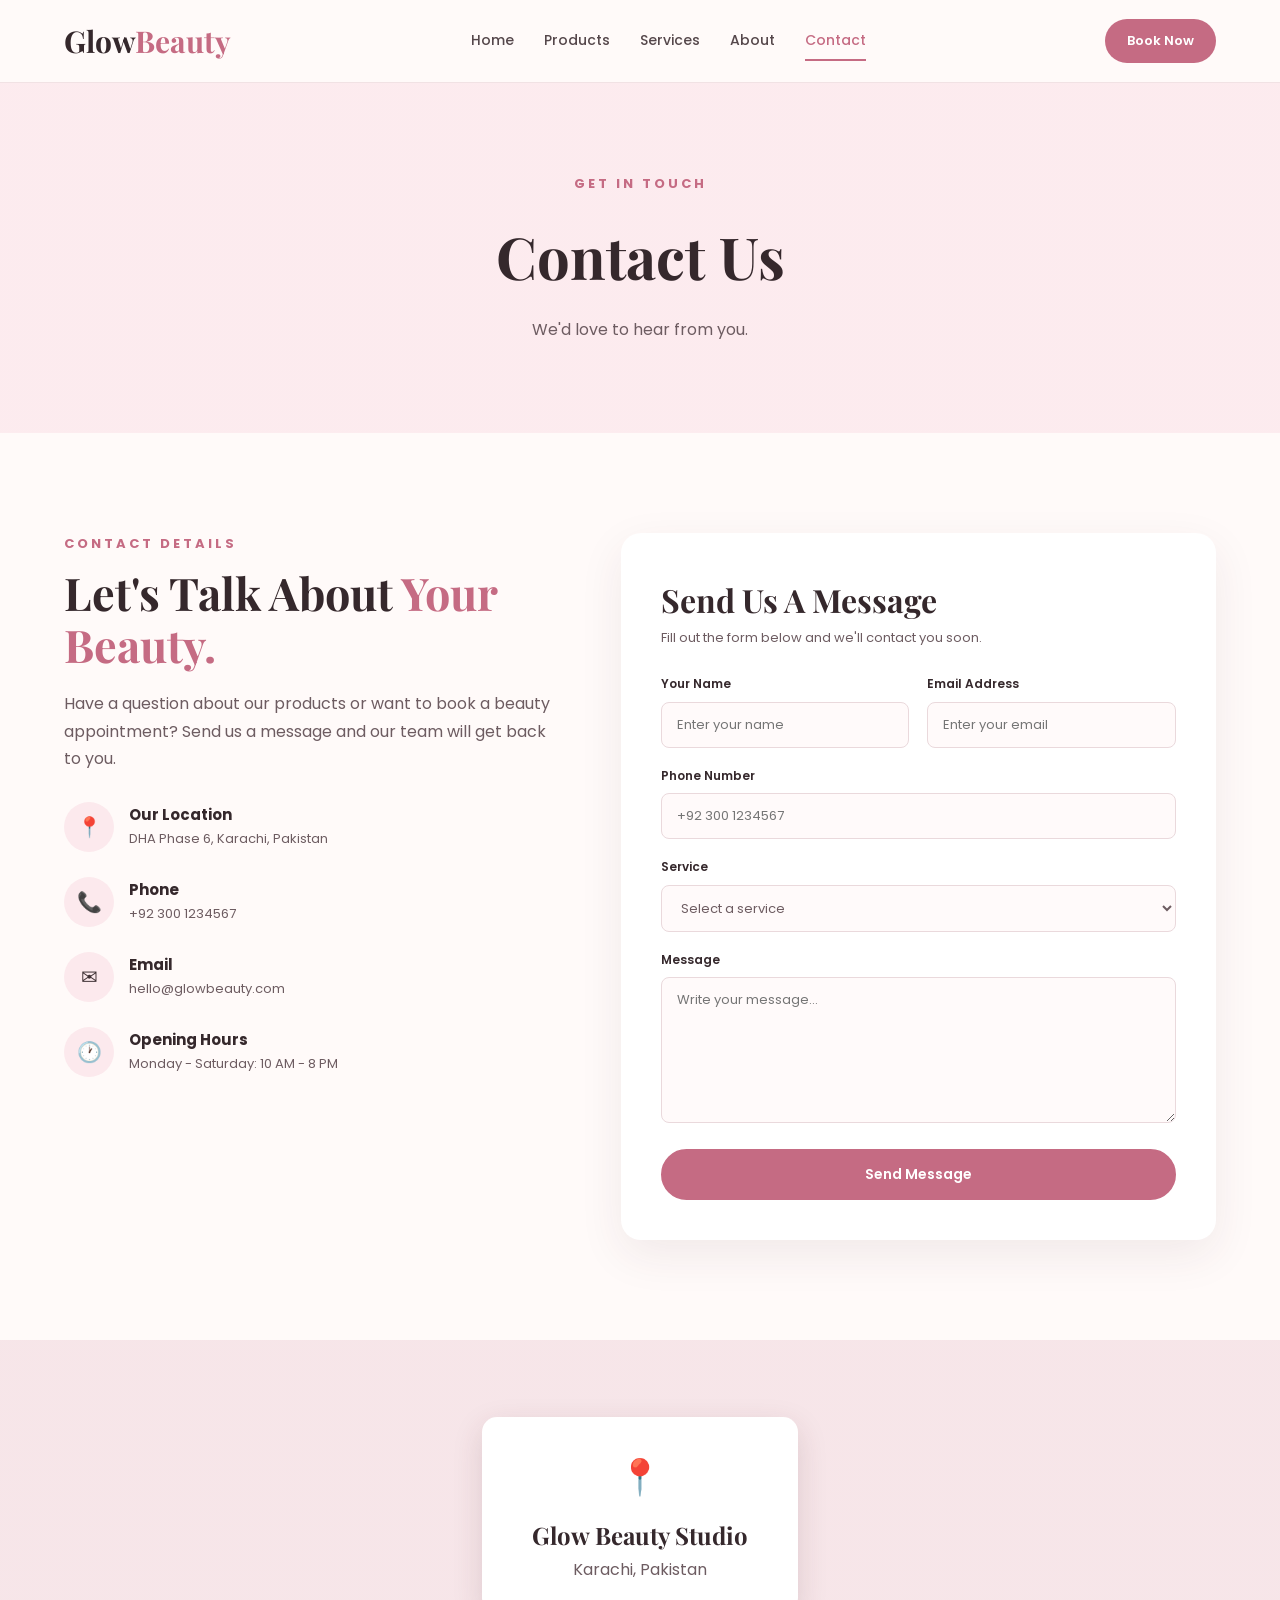
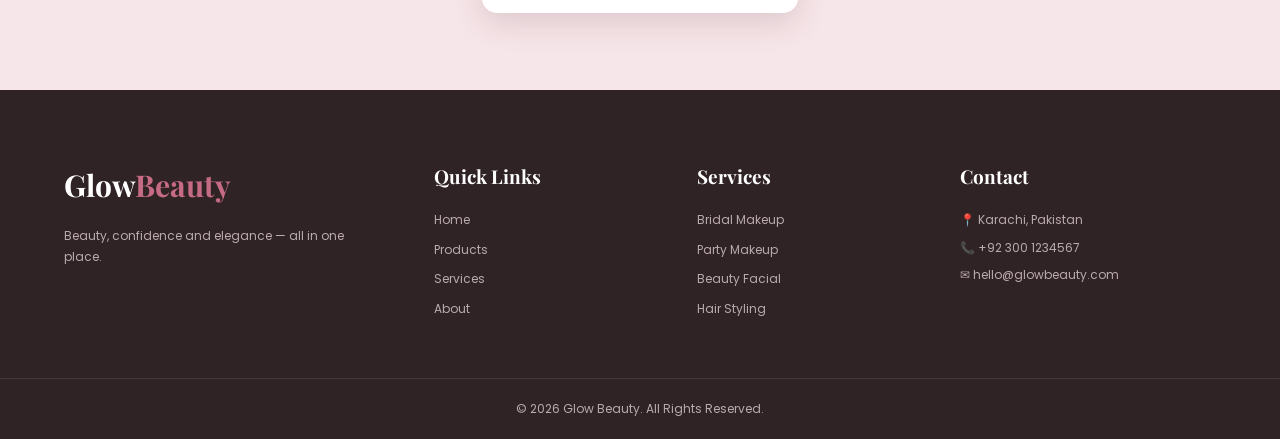
<file: Contact.html>
<!DOCTYPE html>
<html lang="en">

<head>

    <meta charset="UTF-8">

    <meta name="viewport" content="width=device-width, initial-scale=1.0">

    <title>Contact Us | Glow Beauty</title>

    <link rel="stylesheet" href="style.css">

    <link rel="preconnect" href="https://fonts.googleapis.com">
    <link rel="preconnect" href="https://fonts.gstatic.com" crossorigin>

    <link href="https://fonts.googleapis.com/css2?family=Playfair+Display:wght@500;600;700&family=Poppins:wght@300;400;500;600;700&display=swap" rel="stylesheet">

</head>


<body>


<!-- Header -->

<header class="header">

    <div class="container nav-container">

        <a href="index.html" class="logo">
            Glow<span>Beauty</span>
        </a>


        <nav class="navbar">

            <a href="index.html">Home</a>

            <a href="products.html">Products</a>

            <a href="services.html">Services</a>

            <a href="about.html">About</a>

            <a href="contact.html" class="active">Contact</a>

        </nav>


        <a href="contact.html" class="nav-btn">
            Book Now
        </a>

    </div>

</header>


<!-- Banner -->

<section class="page-banner">

    <div class="container">

        <p class="small-title">
            GET IN TOUCH
        </p>

        <h1>
            Contact Us
        </h1>

        <p>
            We'd love to hear from you.
        </p>

    </div>

</section>


<!-- Contact -->

<section class="section-padding">

    <div class="container contact-grid">


        <!-- Contact Information -->

        <div class="contact-info">

            <p class="small-title">
                CONTACT DETAILS
            </p>

            <h2>
                Let's Talk About
                <span>Your Beauty.</span>
            </h2>

            <p>
                Have a question about our products or want to book
                a beauty appointment? Send us a message and our team
                will get back to you.
            </p>


            <div class="contact-item">

                <div class="contact-icon">
                    📍
                </div>

                <div>

                    <h3>Our Location</h3>

                    <p>
                        DHA Phase 6, Karachi, Pakistan
                    </p>

                </div>

            </div>


            <div class="contact-item">

                <div class="contact-icon">
                    📞
                </div>

                <div>

                    <h3>Phone</h3>

                    <p>
                        +92 300 1234567
                    </p>

                </div>

            </div>


            <div class="contact-item">

                <div class="contact-icon">
                    ✉
                </div>

                <div>

                    <h3>Email</h3>

                    <p>
                        hello@glowbeauty.com
                    </p>

                </div>

            </div>


            <div class="contact-item">

                <div class="contact-icon">
                    🕐
                </div>

                <div>

                    <h3>Opening Hours</h3>

                    <p>
                        Monday - Saturday: 10 AM - 8 PM
                    </p>

                </div>

            </div>

        </div>


        <!-- Contact Form -->

        <div class="contact-form-box">

            <h2>
                Send Us A Message
            </h2>

            <p>
                Fill out the form below and we'll contact you soon.
            </p>


            <form>

                <div class="form-row">

                    <div class="form-group">

                        <label>
                            Your Name
                        </label>

                        <input
                            type="text"
                            placeholder="Enter your name"
                            required
                        >

                    </div>


                    <div class="form-group">

                        <label>
                            Email Address
                        </label>

                        <input
                            type="email"
                            placeholder="Enter your email"
                            required
                        >

                    </div>

                </div>


                <div class="form-group">

                    <label>
                        Phone Number
                    </label>

                    <input
                        type="tel"
                        placeholder="+92 300 1234567"
                    >

                </div>


                <div class="form-group">

                    <label>
                        Service
                    </label>

                    <select>

                        <option>
                            Select a service
                        </option>

                        <option>
                            Bridal Makeup
                        </option>

                        <option>
                            Party Makeup
                        </option>

                        <option>
                            Makeup Consultation
                        </option>

                        <option>
                            Beauty Facial
                        </option>

                        <option>
                            Hair Styling
                        </option>

                    </select>

                </div>


                <div class="form-group">

                    <label>
                        Message
                    </label>

                    <textarea
                        rows="6"
                        placeholder="Write your message..."
                    ></textarea>

                </div>


                <button
                    type="submit"
                    class="btn form-btn"
                >
                    Send Message
                </button>

            </form>

        </div>

    </div>

</section>


<!-- Map Placeholder -->

<section class="map-section">

    <div class="map-placeholder">

        <div>

            <div class="map-icon">
                📍
            </div>

            <h2>
                Glow Beauty Studio
            </h2>

            <p>
                Karachi, Pakistan
            </p>

        </div>

    </div>

</section>


<!-- Footer -->

<footer class="footer">

    <div class="container footer-grid">


        <div>

            <a href="index.html" class="logo footer-logo">
                Glow<span>Beauty</span>
            </a>

            <p>
                Beauty, confidence and elegance — all in one place.
            </p>

        </div>


        <div>

            <h3>
                Quick Links
            </h3>

            <a href="index.html">Home</a>

            <a href="products.html">Products</a>

            <a href="services.html">Services</a>

            <a href="about.html">About</a>

        </div>


        <div>

            <h3>
                Services
            </h3>

            <a href="services.html">Bridal Makeup</a>

            <a href="services.html">Party Makeup</a>

            <a href="services.html">Beauty Facial</a>

            <a href="services.html">Hair Styling</a>

        </div>


        <div>

            <h3>
                Contact
            </h3>

            <p>
                📍 Karachi, Pakistan
            </p>

            <p>
                📞 +92 300 1234567
            </p>

            <p>
                ✉ hello@glowbeauty.com
            </p>

        </div>

    </div>


    <div class="copyright">

        <p>
            © 2026 Glow Beauty. All Rights Reserved.
        </p>

    </div>

</footer>


</body>

</html>
</file>
<file: style.css>
/* =========================================
   GLOW BEAUTY - MAIN CSS
   ========================================= */


/* ---------- RESET ---------- */

* {
    margin: 0;
    padding: 0;
    box-sizing: border-box;
}

html {
    scroll-behavior: smooth;
}

body {
    font-family: "Poppins", sans-serif;
    color: #3d3033;
    background: #fffaf9;
    line-height: 1.7;
}

img {
    width: 100%;
    display: block;
}

a {
    text-decoration: none;
    color: inherit;
}

button,
input,
textarea,
select {
    font-family: inherit;
}


/* ---------- VARIABLES ---------- */

:root {

    --primary: #c56b83;
    --primary-dark: #a84e68;
    --light-pink: #fce9ed;
    --very-light: #fff5f6;
    --cream: #fffaf7;
    --dark: #35282c;
    --text: #6d5c61;
    --white: #ffffff;
    --gold: #c99a5b;
    --border: #ead9dc;

}


/* ---------- GENERAL ---------- */

.container {
    width: 90%;
    max-width: 1200px;
    margin: auto;
}

.section-padding {
    padding: 100px 0;
}

.small-title {
    color: var(--primary);
    font-size: 13px;
    font-weight: 700;
    letter-spacing: 3px;
    margin-bottom: 12px;
}

.section-heading {
    text-align: center;
    max-width: 650px;
    margin: 0 auto 55px;
}

.section-heading h2 {
    font-family: "Playfair Display", serif;
    color: var(--dark);
    font-size: 45px;
    margin-bottom: 12px;
}

.section-heading p:last-child {
    color: var(--text);
}


/* ---------- HEADER ---------- */

.header {
    background: rgba(255, 250, 249, 0.96);
    border-bottom: 1px solid #f1e2e4;
    position: sticky;
    top: 0;
    z-index: 1000;
    backdrop-filter: blur(10px);
}

.nav-container {
    height: 82px;
    display: flex;
    align-items: center;
    justify-content: space-between;
    gap: 30px;
}

.logo {
    font-family: "Playfair Display", serif;
    font-size: 30px;
    font-weight: 700;
    color: var(--dark);
}

.logo span {
    color: var(--primary);
}

.navbar {
    display: flex;
    align-items: center;
    gap: 30px;
}

.navbar a {
    font-size: 14px;
    color: #55474b;
    font-weight: 500;
    transition: 0.3s;
    position: relative;
}

.navbar a:hover,
.navbar a.active {
    color: var(--primary);
}

.navbar a.active::after {
    content: "";
    position: absolute;
    left: 0;
    bottom: -8px;
    width: 100%;
    height: 2px;
    background: var(--primary);
}

.nav-btn {
    background: var(--primary);
    color: white;
    padding: 11px 22px;
    border-radius: 30px;
    font-size: 13px;
    font-weight: 600;
    transition: 0.3s;
}

.nav-btn:hover {
    background: var(--primary-dark);
    transform: translateY(-2px);
}


/* ---------- BUTTONS ---------- */

.btn {
    display: inline-block;
    background: var(--primary);
    color: var(--white);
    padding: 13px 28px;
    border-radius: 30px;
    font-size: 14px;
    font-weight: 600;
    border: 2px solid var(--primary);
    transition: 0.3s;
}

.btn:hover {
    background: var(--primary-dark);
    border-color: var(--primary-dark);
    transform: translateY(-3px);
}

.btn-outline {
    background: transparent;
    color: var(--primary);
}

.btn-outline:hover {
    color: white;
}

.white-btn {
    background: white;
    color: var(--primary);
    border-color: white;
}

.white-btn:hover {
    background: transparent;
    color: white;
}


/* ---------- HERO ---------- */

.hero {
    min-height: calc(100vh - 82px);
    background:
        radial-gradient(circle at 80% 20%, #f9dfe5 0, transparent 35%),
        linear-gradient(120deg, #fff8f7, #fcecef);
    display: flex;
    align-items: center;
    overflow: hidden;
}

.hero-content {
    display: grid;
    grid-template-columns: 1fr 1fr;
    align-items: center;
    gap: 70px;
    padding: 80px 0;
}

.hero-text h1 {
    font-family: "Playfair Display", serif;
    font-size: clamp(55px, 7vw, 85px);
    line-height: 1.05;
    color: var(--dark);
    margin-bottom: 25px;
}

.hero-text h1 span {
    display: block;
    color: var(--primary);
}

.hero-text > p:not(.small-title) {
    max-width: 550px;
    color: var(--text);
    font-size: 16px;
    margin-bottom: 30px;
}

.hero-buttons {
    display: flex;
    gap: 15px;
    flex-wrap: wrap;
}

.hero-image {
    position: relative;
    display: flex;
    justify-content: center;
}

.image-circle {
    width: 470px;
    height: 470px;
    border-radius: 50%;
    overflow: hidden;
    border: 15px solid rgba(255,255,255,0.8);
    box-shadow: 0 30px 70px rgba(124, 68, 83, 0.2);
}

.image-circle img {
    height: 100%;
    object-fit: cover;
}

.floating-card {
    position: absolute;
    right: 0;
    bottom: 30px;
    background: white;
    padding: 18px 25px;
    border-radius: 15px;
    box-shadow: 0 15px 35px rgba(100, 60, 70, 0.15);
    display: flex;
    flex-direction: column;
}

.floating-card strong {
    color: var(--primary);
    font-family: "Playfair Display", serif;
    font-size: 28px;
}

.floating-card span {
    color: var(--text);
    font-size: 12px;
}


/* ---------- FEATURES ---------- */

.features {
    background: white;
    padding: 45px 0;
    border-bottom: 1px solid #f3e4e6;
}

.features-grid {
    display: grid;
    grid-template-columns: repeat(4, 1fr);
    gap: 30px;
}

.feature {
    text-align: center;
    padding: 15px;
}

.feature-icon {
    width: 60px;
    height: 60px;
    background: var(--light-pink);
    border-radius: 50%;
    display: flex;
    align-items: center;
    justify-content: center;
    margin: 0 auto 15px;
    font-size: 25px;
}

.feature h3 {
    color: var(--dark);
    font-size: 17px;
    margin-bottom: 6px;
}

.feature p {
    font-size: 13px;
    color: var(--text);
}


/* ---------- TWO COLUMN ---------- */

.two-column {
    display: grid;
    grid-template-columns: 1fr 1fr;
    align-items: center;
    gap: 80px;
}

.about-image {
    border-radius: 20px;
    overflow: hidden;
    height: 550px;
}

.about-image img {
    height: 100%;
    object-fit: cover;
}

.about-content h2 {
    font-family: "Playfair Display", serif;
    font-size: 47px;
    line-height: 1.15;
    color: var(--dark);
    margin-bottom: 22px;
}

.about-content h2 span {
    color: var(--primary);
}

.about-content p:not(.small-title) {
    color: var(--text);
    margin-bottom: 18px;
}

.about-content .btn {
    margin-top: 10px;
}


/* ---------- PRODUCTS ---------- */

.products-section {
    background: var(--very-light);
}

.product-grid {
    display: grid;
    grid-template-columns: repeat(3, 1fr);
    gap: 28px;
}

.product-page-grid {
    grid-template-columns: repeat(4, 1fr);
}

.product-card {
    background: white;
    border-radius: 16px;
    overflow: hidden;
    box-shadow: 0 8px 30px rgba(80, 40, 50, 0.06);
    transition: 0.3s;
}

.product-card:hover {
    transform: translateY(-8px);
    box-shadow: 0 20px 40px rgba(80, 40, 50, 0.12);
}

.product-image {
    height: 300px;
    position: relative;
    overflow: hidden;
    background: #f8e8ea;
}

.product-image img {
    height: 100%;
    object-fit: cover;
    transition: 0.5s;
}

.product-card:hover .product-image img {
    transform: scale(1.05);
}

.badge {
    position: absolute;
    z-index: 2;
    top: 15px;
    left: 15px;
    background: var(--primary);
    color: white;
    padding: 5px 10px;
    border-radius: 20px;
    font-size: 9px;
    font-weight: 600;
    letter-spacing: 1px;
}

.product-info {
    padding: 23px;
}

.product-info > span {
    color: var(--primary);
    font-size: 10px;
    font-weight: 700;
    letter-spacing: 2px;
}

.product-info h3 {
    font-family: "Playfair Display", serif;
    color: var(--dark);
    font-size: 22px;
    margin: 7px 0;
}

.description {
    color: var(--text);
    font-size: 12px;
    min-height: 42px;
    margin-bottom: 12px;
}

.price {
    color: var(--primary);
    font-size: 18px;
    font-weight: 700;
    margin: 12px 0;
}

.small-btn {
    color: var(--primary);
    font-size: 12px;
    font-weight: 600;
}

.small-btn:hover {
    color: var(--primary-dark);
}

.product-btn {
    width: 100%;
    border: 1px solid var(--primary);
    color: var(--primary);
    background: transparent;
    padding: 10px;
    border-radius: 25px;
    cursor: pointer;
    font-size: 13px;
    font-weight: 600;
    transition: 0.3s;
}

.product-btn:hover {
    background: var(--primary);
    color: white;
}

.center-btn {
    text-align: center;
    margin-top: 45px;
}


/* ---------- PAGE BANNER ---------- */

.page-banner {
    background:
        linear-gradient(rgba(252,233,237,0.88), rgba(252,233,237,0.88)),
        url("https://images.unsplash.com/photo-1596462502278-27bfdc403348?auto=format&fit=crop&w=1600&q=80");
    background-size: cover;
    background-position: center;
    padding: 90px 0;
    text-align: center;
}

.page-banner h1 {
    font-family: "Playfair Display", serif;
    font-size: 58px;
    color: var(--dark);
    margin-bottom: 10px;
}

.page-banner p:last-child {
    color: var(--text);
}


/* ---------- MISSION ---------- */

.mission-section {
    background: var(--very-light);
    padding: 100px 0;
}

.values-grid {
    display: grid;
    grid-template-columns: repeat(3, 1fr);
    gap: 30px;
}

.value-card {
    background: white;
    padding: 40px 30px;
    border-radius: 15px;
    text-align: center;
    box-shadow: 0 8px 30px rgba(80,40,50,0.06);
}

.value-icon {
    width: 65px;
    height: 65px;
    background: var(--light-pink);
    border-radius: 50%;
    margin: 0 auto 20px;
    display: flex;
    align-items: center;
    justify-content: center;
    font-size: 28px;
}

.value-card h3 {
    font-family: "Playfair Display", serif;
    font-size: 25px;
    color: var(--dark);
    margin-bottom: 10px;
}

.value-card p {
    color: var(--text);
    font-size: 14px;
}


/* ---------- STATS ---------- */

.stats {
    background: var(--primary);
    padding: 70px 0;
    color: white;
}

.stats-grid {
    display: grid;
    grid-template-columns: repeat(4, 1fr);
    text-align: center;
}

.stats h2 {
    font-family: "Playfair Display", serif;
    font-size: 45px;
}

.stats p {
    font-size: 13px;
    opacity: 0.9;
}


/* ---------- SERVICES ---------- */

.services-grid {
    display: grid;
    grid-template-columns: repeat(3, 1fr);
    gap: 30px;
}

.service-card {
    background: white;
    border-radius: 16px;
    overflow: hidden;
    box-shadow: 0 8px 30px rgba(80, 40, 50, 0.07);
    transition: 0.3s;
}

.service-card:hover {
    transform: translateY(-8px);
    box-shadow: 0 20px 40px rgba(80,40,50,0.12);
}

.service-image {
    height: 230px;
    overflow: hidden;
}

.service-image img {
    height: 100%;
    object-fit: cover;
    transition: 0.5s;
}

.service-card:hover .service-image img {
    transform: scale(1.05);
}

.service-content {
    padding: 28px;
}

.service-icon {
    width: 50px;
    height: 50px;
    background: var(--light-pink);
    display: flex;
    align-items: center;
    justify-content: center;
    border-radius: 50%;
    font-size: 23px;
    margin-bottom: 15px;
}

.service-content h3 {
    font-family: "Playfair Display", serif;
    font-size: 25px;
    color: var(--dark);
    margin-bottom: 10px;
}

.service-content p {
    color: var(--text);
    font-size: 13px;
    margin-bottom: 20px;
}

.service-bottom {
    display: flex;
    align-items: center;
    justify-content: space-between;
    border-top: 1px solid #f0e3e5;
    padding-top: 15px;
}

.service-bottom span {
    color: var(--primary);
    font-size: 13px;
    font-weight: 700;
}

.service-bottom a {
    color: var(--dark);
    font-size: 12px;
    font-weight: 600;
}

.service-bottom a:hover {
    color: var(--primary);
}


/* ---------- CTA ---------- */

.cta {
    padding: 100px 20px;
    text-align: center;
    background:
        linear-gradient(rgba(197,107,131,0.92), rgba(197,107,131,0.92)),
        url("https://images.unsplash.com/photo-1522335789203-aabd1fc54bc9?auto=format&fit=crop&w=1600&q=80");
    background-size: cover;
    background-position: center;
    color: white;
}

.cta .small-title {
    color: white;
}

.cta h2 {
    font-family: "Playfair Display", serif;
    font-size: 50px;
    margin-bottom: 10px;
}

.cta p:not(.small-title) {
    margin-bottom: 25px;
}


/* ---------- CONTACT ---------- */

.contact-grid {
    display: grid;
    grid-template-columns: 0.9fr 1.1fr;
    gap: 70px;
    align-items: start;
}

.contact-info h2 {
    font-family: "Playfair Display", serif;
    color: var(--dark);
    font-size: 45px;
    line-height: 1.15;
    margin-bottom: 20px;
}

.contact-info h2 span {
    color: var(--primary);
}

.contact-info > p:not(.small-title) {
    color: var(--text);
    margin-bottom: 30px;
}

.contact-item {
    display: flex;
    gap: 15px;
    margin-bottom: 25px;
    align-items: flex-start;
}

.contact-icon {
    min-width: 50px;
    height: 50px;
    background: var(--light-pink);
    border-radius: 50%;
    display: flex;
    align-items: center;
    justify-content: center;
    font-size: 20px;
}

.contact-item h3 {
    font-size: 15px;
    color: var(--dark);
}

.contact-item p {
    font-size: 13px;
    color: var(--text);
}

.contact-form-box {
    background: white;
    padding: 40px;
    border-radius: 20px;
    box-shadow: 0 15px 45px rgba(80, 40, 50, 0.08);
}

.contact-form-box h2 {
    font-family: "Playfair Display", serif;
    color: var(--dark);
    font-size: 32px;
}

.contact-form-box > p {
    color: var(--text);
    font-size: 13px;
    margin-bottom: 25px;
}

.form-row {
    display: grid;
    grid-template-columns: 1fr 1fr;
    gap: 18px;
}

.form-group {
    margin-bottom: 18px;
}

.form-group label {
    display: block;
    color: var(--dark);
    font-size: 12px;
    font-weight: 600;
    margin-bottom: 7px;
}

.form-group input,
.form-group select,
.form-group textarea {
    width: 100%;
    border: 1px solid var(--border);
    background: #fffafa;
    padding: 12px 15px;
    border-radius: 8px;
    outline: none;
    color: var(--text);
    font-size: 13px;
    transition: 0.3s;
}

.form-group input:focus,
.form-group select:focus,
.form-group textarea:focus {
    border-color: var(--primary);
    box-shadow: 0 0 0 3px rgba(197,107,131,0.1);
}

.form-group textarea {
    resize: vertical;
}

.form-btn {
    width: 100%;
    cursor: pointer;
}


/* ---------- MAP ---------- */

.map-section {
    height: 350px;
}

.map-placeholder {
    width: 100%;
    height: 100%;
    background:
        linear-gradient(rgba(245,226,230,0.85), rgba(245,226,230,0.85)),
        url("https://images.unsplash.com/photo-1524666041070-9e72c0c4f4d3?auto=format&fit=crop&w=1600&q=80");
    background-size: cover;
    background-position: center;
    display: flex;
    align-items: center;
    justify-content: center;
    text-align: center;
}

.map-placeholder > div {
    background: white;
    padding: 30px 50px;
    border-radius: 15px;
    box-shadow: 0 10px 30px rgba(80,40,50,0.15);
}

.map-icon {
    font-size: 35px;
    margin-bottom: 8px;
}

.map-placeholder h2 {
    font-family: "Playfair Display", serif;
    color: var(--dark);
}

.map-placeholder p {
    color: var(--text);
}


/* ---------- FOOTER ---------- */

.footer {
    background: #302326;
    color: #e9dcdf;
    padding-top: 70px;
}

.footer-grid {
    display: grid;
    grid-template-columns: 1.5fr 1fr 1fr 1.2fr;
    gap: 50px;
    padding-bottom: 50px;
}

.footer-logo {
    color: white;
    display: inline-block;
    margin-bottom: 15px;
}

.footer p {
    color: #b9aaae;
    font-size: 12px;
    margin-bottom: 7px;
}

.footer h3 {
    color: white;
    font-family: "Playfair Display", serif;
    margin-bottom: 18px;
    font-size: 19px;
}

.footer a:not(.logo) {
    display: block;
    color: #b9aaae;
    font-size: 12px;
    margin-bottom: 9px;
    transition: 0.3s;
}

.footer a:not(.logo):hover {
    color: var(--primary);
}

.copyright {
    border-top: 1px solid #47383c;
    text-align: center;
    padding: 20px;
}

.copyright p {
    margin: 0;
}


/* =========================================
   RESPONSIVE DESIGN
   ========================================= */


/* ---------- TABLET ---------- */

@media (max-width: 1000px) {

    .navbar {
        gap: 15px;
    }

    .navbar a {
        font-size: 12px;
    }

    .hero-content {
        gap: 40px;
    }

    .image-circle {
        width: 380px;
        height: 380px;
    }

    .features-grid {
        grid-template-columns: repeat(2, 1fr);
    }

    .product-page-grid {
        grid-template-columns: repeat(2, 1fr);
    }

    .services-grid {
        grid-template-columns: repeat(2, 1fr);
    }

    .footer-grid {
        grid-template-columns: repeat(2, 1fr);
    }

}


/* ---------- MOBILE ---------- */

@media (max-width: 768px) {

    .nav-container {
        height: auto;
        padding: 18px 0;
        flex-wrap: wrap;
    }

    .logo {
        font-size: 26px;
    }

    .nav-btn {
        display: none;
    }

    .navbar {
        width: 100%;
        justify-content: center;
        order: 3;
        flex-wrap: wrap;
        gap: 15px;
    }

    .navbar a {
        font-size: 12px;
    }

    .hero-content {
        grid-template-columns: 1fr;
        text-align: center;
        padding: 60px 0;
    }

    .hero-text > p:not(.small-title) {
        margin-left: auto;
        margin-right: auto;
    }

    .hero-buttons {
        justify-content: center;
    }

    .hero-image {
        margin-top: 30px;
    }

    .image-circle {
        width: 320px;
        height: 320px;
    }

    .floating-card {
        right: 10px;
        bottom: 10px;
    }

    .two-column {
        grid-template-columns: 1fr;
        gap: 45px;
    }

    .about-image {
        height: 400px;
    }

    .section-padding {
        padding: 70px 0;
    }

    .section-heading h2 {
        font-size: 37px;
    }

    .product-grid,
    .product-page-grid,
    .services-grid {
        grid-template-columns: 1fr;
    }

    .product-image {
        height: 350px;
    }

    .values-grid {
        grid-template-columns: 1fr;
    }

    .stats-grid {
        grid-template-columns: repeat(2, 1fr);
        gap: 35px;
    }

    .contact-grid {
        grid-template-columns: 1fr;
        gap: 50px;
    }

    .form-row {
        grid-template-columns: 1fr;
    }

    .contact-form-box {
        padding: 25px;
    }

    .footer-grid {
        grid-template-columns: 1fr;
        gap: 30px;
    }

}


/* ---------- SMALL MOBILE ---------- */

@media (max-width: 480px) {

    .container {
        width: 92%;
    }

    .hero-text h1 {
        font-size: 52px;
    }

    .image-circle {
        width: 280px;
        height: 280px;
    }

    .hero-buttons .btn {
        width: 100%;
    }

    .page-banner {
        padding: 65px 0;
    }

    .page-banner h1 {
        font-size: 42px;
    }

    .about-content h2,
    .contact-info h2 {
        font-size: 37px;
    }

    .cta h2 {
        font-size: 40px;
    }

    .features-grid {
        grid-template-columns: 1fr;
    }

    .stats-grid {
        grid-template-columns: 1fr;
    }

}
</file>
